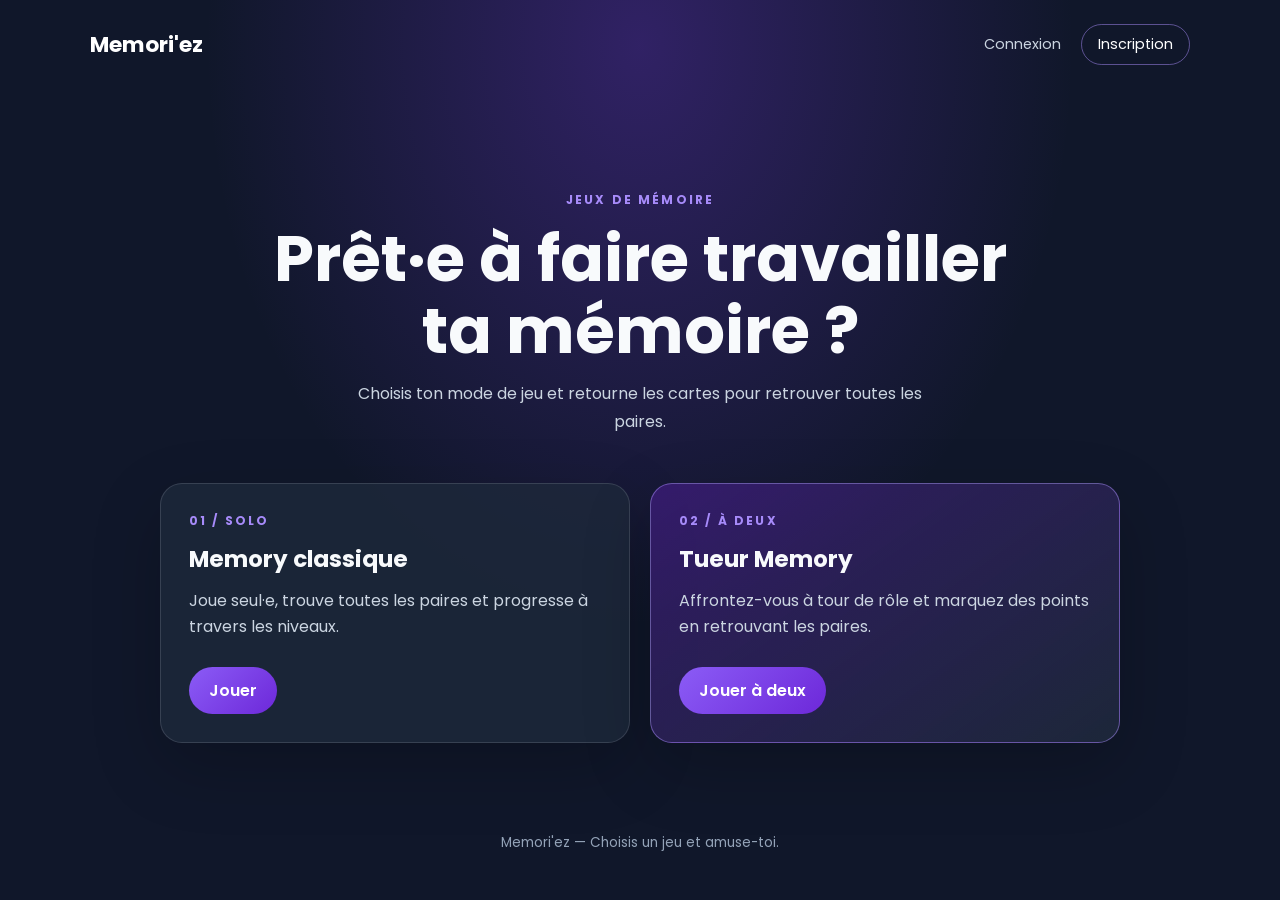
<file: the-memory-main/index.html>
<!DOCTYPE html>
<html lang="fr">
  <head>
    <meta charset="UTF-8" />
    <meta name="viewport" content="width=device-width, initial-scale=1.0" />
    <meta name="theme-color" content="#10172a" />
    <title>Memori'ez — Jeux de mémoire</title>
    <link rel="stylesheet" href="css/home.css" />
  </head>
  <body>
    <header class="site-header">
      <a class="brand" href="index.html">Memori'ez</a>
      <nav aria-label="Navigation principale">
        <a href="pages/connexion.html">Connexion</a>
        <a class="nav-signup" href="pages/inscription.html">Inscription</a>
      </nav>
    </header>

    <main class="home">
      <p class="eyebrow">JEUX DE MÉMOIRE</p>
      <h1>Prêt·e à faire travailler ta mémoire&nbsp;?</h1>
      <p class="intro">Choisis ton mode de jeu et retourne les cartes pour retrouver toutes les paires.</p>

      <section class="game-options" aria-label="Choisir un jeu">
        <article class="game-option">
          <p class="option-number">01 / SOLO</p>
          <h2>Memory classique</h2>
          <p>Joue seul·e, trouve toutes les paires et progresse à travers les niveaux.</p>
          <a class="play-button" href="pages/memoryGame.html">Jouer</a>
        </article>

        <article class="game-option game-option-featured">
          <p class="option-number">02 / À DEUX</p>
          <h2>Tueur Memory</h2>
          <p>Affrontez-vous à tour de rôle et marquez des points en retrouvant les paires.</p>
          <a class="play-button" href="pages/TUEURMEMORY.html">Jouer à deux</a>
        </article>
      </section>
    </main>

    <footer class="site-footer">
      Memori'ez — Choisis un jeu et amuse-toi.
    </footer>
  </body>
</html>
</file>
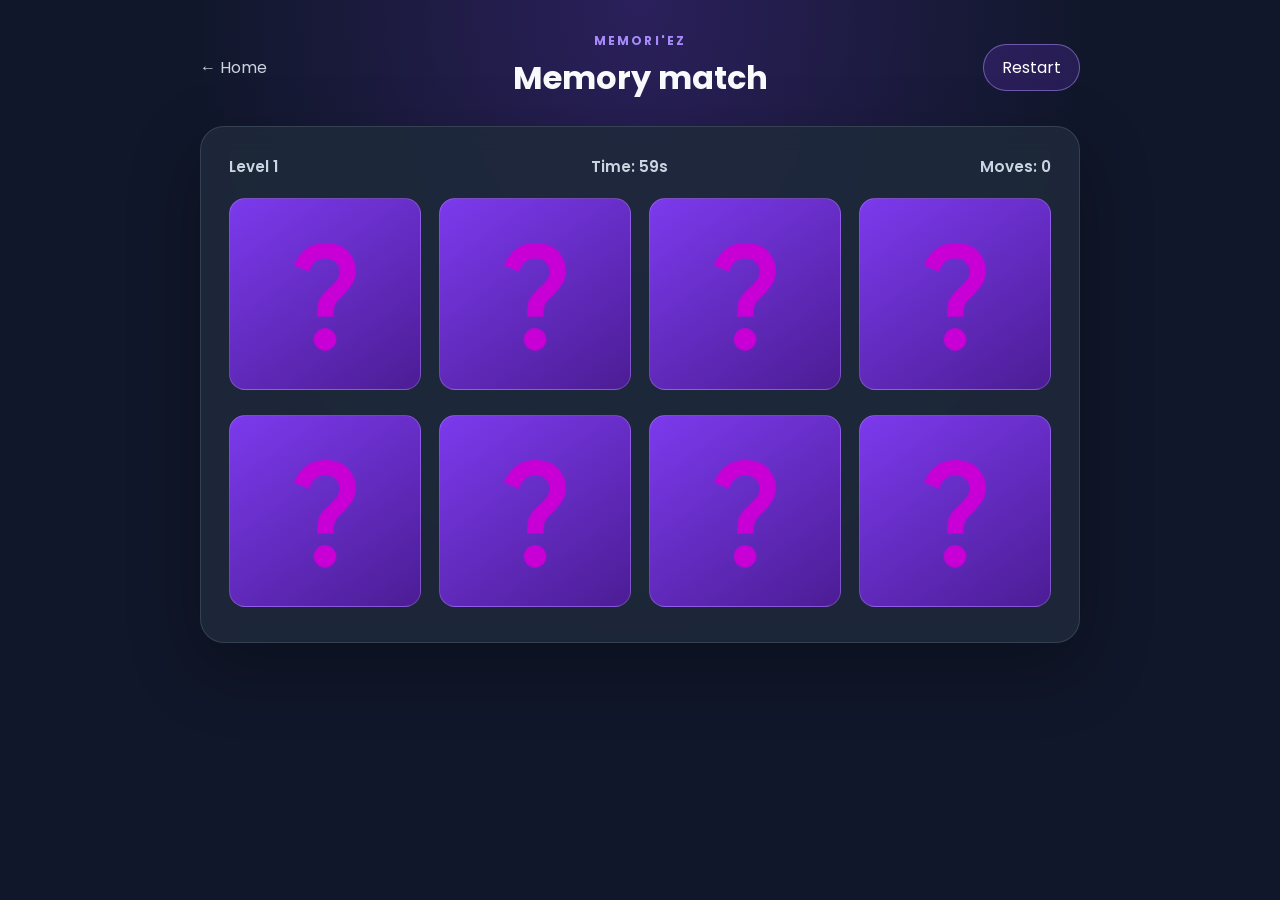
<file: the-memory-main/pages/memoryGame.html>
<!DOCTYPE html>
<html lang="en">
  <head>
    <meta charset="UTF-8" />
    <meta name="viewport" content="width=device-width, initial-scale=1.0" />
    <meta name="theme-color" content="#10172a" />
    <title>Memory Game</title>
    <link rel="stylesheet" href="../css/memoryGame.css" />
    <script src="../js/index.js" defer></script>
  </head>
  <body>
    <main class="game">
      <header class="game-header">
        <a class="back-link" href="../index.html">← Home</a>
        <div class="game-title">
          <p class="eyebrow">MEMORI'EZ</p>
          <h1>Memory match</h1>
        </div>
        <button class="restart-button" id="restart-button" type="button">Restart</button>
      </header>

      <section class="game-panel" aria-label="Memory game">
        <div class="game-info" aria-live="polite">
          <p id="level">Level 1</p>
          <p id="timer">Time: 60s</p>
          <p id="moves">Moves: 0</p>
        </div>
        <ul class="cartes" aria-label="Cards"></ul>
      </section>
    </main>

    <div class="game-overlay hidden" id="game-overlay" role="dialog" aria-modal="true" aria-labelledby="result-title">
      <div class="result-card">
        <p class="eyebrow">MEMORI'EZ</p>
        <h2 id="result-title"></h2>
        <p id="result-message"></p>
        <button class="result-button" id="result-button" type="button"></button>
      </div>
    </div>
  </body>
</html>
</file>
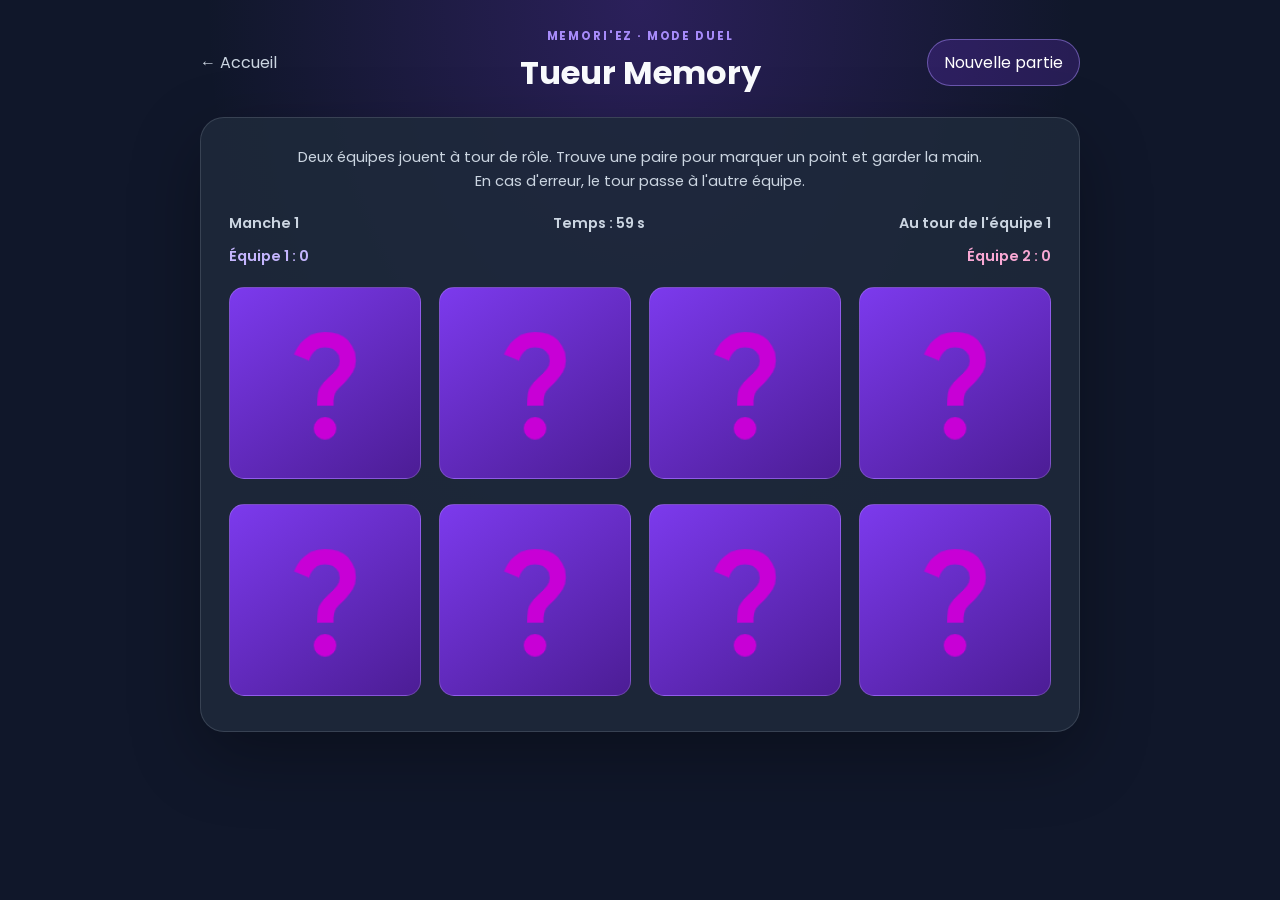
<file: the-memory-main/pages/TUEURMEMORY.html>
<!DOCTYPE html>
<html lang="fr">
  <head>
    <meta charset="UTF-8" />
    <meta name="viewport" content="width=device-width, initial-scale=1.0" />
    <meta name="theme-color" content="#10172a" />
    <title>Tueur Memory — Memori'ez</title>
    <link rel="stylesheet" href="../css/TUEURMEMORY.css" />
    <script src="../js/tueurMemory.js" defer></script>
  </head>
  <body>
    <main class="game">
      <header class="game-header">
        <a class="back-link" href="../index.html">← Accueil</a>
        <div class="game-title">
          <p class="eyebrow">MEMORI'EZ · MODE DUEL</p>
          <h1>Tueur Memory</h1>
        </div>
        <button class="restart-button" id="restart-button" type="button">Nouvelle partie</button>
      </header>

      <section class="game-panel" aria-label="Partie de Tueur Memory">
        <p class="instructions">Deux équipes jouent à tour de rôle. Trouve une paire pour marquer un point et garder la main. En cas d'erreur, le tour passe à l'autre équipe.</p>
        <div class="game-info" aria-live="polite">
          <p id="level">Manche 1</p>
          <p id="timer">Temps : 60 s</p>
          <p id="turn">Au tour de l'équipe 1</p>
        </div>
        <div class="scores" aria-live="polite">
          <p id="team1-score">Équipe 1 : 0</p>
          <p id="team2-score">Équipe 2 : 0</p>
        </div>
        <ul class="cartes" aria-label="Cartes à retourner"></ul>
      </section>
    </main>

    <div class="game-overlay hidden" id="game-overlay" role="dialog" aria-modal="true" aria-labelledby="result-title">
      <div class="result-card">
        <p class="eyebrow">MEMORI'EZ · MODE DUEL</p>
        <h2 id="result-title"></h2>
        <p id="result-message"></p>
        <button class="result-button" id="result-button" type="button"></button>
      </div>
    </div>
  </body>
</html>
</file>
<file: the-memory-main/css/home.css>
@import url("https://fonts.googleapis.com/css2?family=Poppins:wght@400;500;600;700&display=swap");

:root {
  font-family: "Poppins", sans-serif;
  color: #f8fafc;
  background: #10172a;
  font-synthesis: none;
  text-rendering: optimizeLegibility;
  --muted: #cbd5e1;
  --accent: #a78bfa;
}

* {
  box-sizing: border-box;
}

body {
  min-width: 320px;
  min-height: 100vh;
  margin: 0;
  background:
    radial-gradient(ellipse at 50% 5%, rgba(124, 58, 237, 0.3), transparent 48%),
    #10172a;
}

a {
  color: inherit;
}

.site-header {
  display: flex;
  align-items: center;
  justify-content: space-between;
  width: min(100% - 40px, 1100px);
  margin: 0 auto;
  padding: 24px 0;
}

.brand {
  color: #fff;
  font-size: 1.35rem;
  font-weight: 700;
  text-decoration: none;
}

.site-header nav {
  display: flex;
  align-items: center;
  gap: 20px;
}

.site-header nav a {
  color: var(--muted);
  font-size: 0.9rem;
  text-decoration: none;
}

.site-header nav a:hover {
  color: #fff;
}

.site-header nav .nav-signup {
  padding: 9px 16px;
  border: 1px solid rgba(167, 139, 250, 0.5);
  border-radius: 999px;
  color: #fff;
}

.home {
  width: min(100% - 40px, 960px);
  margin: 0 auto;
  padding: clamp(56px, 10vh, 100px) 0 72px;
  text-align: center;
}

.eyebrow,
.option-number {
  color: var(--accent);
  font-size: 0.75rem;
  font-weight: 700;
  letter-spacing: 0.18em;
}

.home h1 {
  max-width: 760px;
  margin: 14px auto;
  font-size: clamp(2.2rem, 6vw, 4rem);
  line-height: 1.12;
}

.intro {
  max-width: 600px;
  margin: 0 auto;
  color: var(--muted);
  line-height: 1.7;
}

.game-options {
  display: grid;
  grid-template-columns: repeat(2, minmax(0, 1fr));
  gap: 20px;
  margin-top: 48px;
  text-align: left;
}

.game-option {
  display: flex;
  min-height: 260px;
  flex-direction: column;
  align-items: flex-start;
  padding: 28px;
  border: 1px solid rgba(203, 213, 225, 0.16);
  border-radius: 22px;
  background: rgba(30, 41, 59, 0.82);
  box-shadow: 0 24px 70px rgba(0, 0, 0, 0.2);
}

.game-option-featured {
  border-color: rgba(167, 139, 250, 0.5);
  background: linear-gradient(145deg, rgba(76, 29, 149, 0.56), rgba(30, 41, 59, 0.9));
}

.option-number {
  margin: 0 0 12px;
}

.game-option h2 {
  margin: 0;
  font-size: 1.45rem;
}

.game-option > p:not(.option-number) {
  margin: 12px 0 24px;
  color: var(--muted);
  line-height: 1.65;
}

.play-button {
  margin-top: auto;
  padding: 11px 20px;
  border-radius: 999px;
  background: linear-gradient(135deg, #8b5cf6, #6d28d9);
  color: #fff;
  font-weight: 600;
  text-decoration: none;
}

.play-button:hover {
  filter: brightness(1.12);
}

.site-footer {
  padding: 18px 20px 28px;
  color: #94a3b8;
  font-size: 0.85rem;
  text-align: center;
}

@media (max-width: 640px) {
  .site-header,
  .home {
    width: min(100% - 28px, 480px);
  }

  .game-options {
    grid-template-columns: 1fr;
    margin-top: 32px;
  }

  .game-option {
    min-height: 230px;
  }
}
</file>
<file: the-memory-main/css/memoryGame.css>
@import url("https://fonts.googleapis.com/css2?family=Poppins:wght@400;500;600;700&display=swap");

:root {
  color-scheme: dark;
  font-family: "Poppins", sans-serif;
  background: #10172a;
  color: #f8fafc;
  font-synthesis: none;
  text-rendering: optimizeLegibility;
  --surface: rgba(30, 41, 59, 0.88);
  --accent: #a78bfa;
  --border: rgba(203, 213, 225, 0.15);
}

* {
  box-sizing: border-box;
}

body {
  min-width: 320px;
  min-height: 100vh;
  margin: 0;
  background:
    radial-gradient(ellipse at 50% 0, rgba(124, 58, 237, 0.25), transparent 50%),
    #10172a;
}

button,
a {
  font: inherit;
}

.game {
  width: min(100% - 32px, 880px);
  margin: 0 auto;
  padding: 32px 0 48px;
}

.game-header {
  display: grid;
  grid-template-columns: 1fr auto 1fr;
  align-items: center;
  gap: 16px;
  margin-bottom: 24px;
}

.back-link {
  justify-self: start;
  color: #cbd5e1;
  text-decoration: none;
}

.back-link:hover {
  color: #fff;
}

.game-title {
  text-align: center;
}

.eyebrow {
  margin: 0 0 4px;
  color: var(--accent);
  font-size: 0.75rem;
  font-weight: 700;
  letter-spacing: 0.18em;
}

h1 {
  margin: 0;
  font-size: clamp(1.5rem, 4vw, 2rem);
}

.restart-button,
.result-button {
  justify-self: end;
  padding: 10px 18px;
  border: 1px solid rgba(167, 139, 250, 0.55);
  border-radius: 999px;
  background: rgba(124, 58, 237, 0.2);
  color: #fff;
  cursor: pointer;
}

.restart-button:hover,
.result-button:hover {
  background: rgba(124, 58, 237, 0.45);
}

.game-panel {
  padding: clamp(16px, 4vw, 28px);
  border: 1px solid var(--border);
  border-radius: 24px;
  background: var(--surface);
  box-shadow: 0 24px 70px rgba(0, 0, 0, 0.3);
  backdrop-filter: blur(12px);
}

.game-info {
  display: flex;
  justify-content: space-between;
  gap: 12px;
  margin-bottom: 20px;
  color: #cbd5e1;
  font-size: 0.95rem;
  font-weight: 600;
}

.game-info p {
  margin: 0;
}

.cartes {
  display: grid;
  grid-template-columns: repeat(4, minmax(0, 1fr));
  gap: clamp(10px, 2vw, 18px);
  margin: 0;
  padding: 0;
  list-style: none;
}

.carte {
  min-width: 0;
  aspect-ratio: 1;
  perspective: 900px;
}

.card-button {
  position: relative;
  width: 100%;
  height: 100%;
  padding: 0;
  border: 0;
  border-radius: 16px;
  background: transparent;
  cursor: pointer;
  transform-style: preserve-3d;
}

.card-face {
  position: absolute;
  inset: 0;
  display: grid;
  place-items: center;
  overflow: hidden;
  border: 1px solid rgba(255, 255, 255, 0.18);
  border-radius: 16px;
  background: linear-gradient(145deg, #7c3aed, #4c1d95);
  backface-visibility: hidden;
  transition: transform 0.4s ease, opacity 0.25s ease;
}

.card-front img,
.card-back img {
  width: 72%;
  height: 72%;
  object-fit: contain;
}

.card-back {
  background: #f8fafc;
  transform: rotateY(180deg);
}

.flipped .card-front,
.matched .card-front {
  transform: rotateY(-180deg);
}

.flipped .card-back,
.matched .card-back {
  transform: rotateY(0);
}

.matched .card-back {
  border-color: #86efac;
  box-shadow: 0 0 0 2px rgba(134, 239, 172, 0.25);
}

.game-overlay {
  position: fixed;
  inset: 0;
  z-index: 2;
  display: grid;
  place-items: center;
  padding: 20px;
  background: rgba(2, 6, 23, 0.76);
}

.game-overlay.hidden {
  display: none;
}

.result-card {
  width: min(100%, 400px);
  padding: 36px 28px;
  border: 1px solid var(--border);
  border-radius: 24px;
  background: #1e293b;
  text-align: center;
  box-shadow: 0 24px 70px rgba(0, 0, 0, 0.4);
}

.result-card h2 {
  margin: 8px 0;
  font-size: 1.8rem;
}

.result-card > p:not(.eyebrow) {
  margin: 0 0 24px;
  color: #cbd5e1;
}

.result-button {
  justify-self: auto;
}

@media (max-width: 560px) {
  .game {
    width: min(100% - 20px, 420px);
    padding-top: 20px;
  }

  .game-header {
    grid-template-columns: auto 1fr auto;
    gap: 8px;
  }

  .back-link,
  .restart-button {
    font-size: 0.8rem;
  }

  .restart-button {
    padding: 8px 12px;
  }

  .game-info {
    font-size: 0.8rem;
  }

  .cartes {
    grid-template-columns: repeat(4, minmax(0, 1fr));
    gap: 8px;
  }

  .card-face {
    border-radius: 10px;
  }
}
</file>
<file: the-memory-main/css/TUEURMEMORY.css>
@import url("https://fonts.googleapis.com/css2?family=Poppins:wght@400;500;600;700&display=swap");

:root {
  color-scheme: dark;
  font-family: "Poppins", sans-serif;
  background: #10172a;
  color: #f8fafc;
  font-synthesis: none;
  text-rendering: optimizeLegibility;
  --muted: #cbd5e1;
  --accent: #a78bfa;
  --border: rgba(203, 213, 225, 0.16);
}

* {
  box-sizing: border-box;
}

body {
  min-width: 320px;
  min-height: 100vh;
  margin: 0;
  background:
    radial-gradient(ellipse at 50% 0, rgba(124, 58, 237, 0.25), transparent 48%),
    #10172a;
}

button,
a {
  font: inherit;
}

.game {
  width: min(100% - 32px, 880px);
  margin: 0 auto;
  padding: 28px 0 48px;
}

.game-header {
  display: grid;
  grid-template-columns: 1fr auto 1fr;
  align-items: center;
  gap: 14px;
  margin-bottom: 20px;
}

.back-link {
  justify-self: start;
  color: var(--muted);
  text-decoration: none;
}

.back-link:hover {
  color: #fff;
}

.game-title {
  text-align: center;
}

.eyebrow {
  margin: 0 0 4px;
  color: var(--accent);
  font-size: 0.72rem;
  font-weight: 700;
  letter-spacing: 0.16em;
}

h1 {
  margin: 0;
  font-size: clamp(1.5rem, 4vw, 2rem);
}

.restart-button,
.result-button {
  justify-self: end;
  padding: 10px 16px;
  border: 1px solid rgba(167, 139, 250, 0.5);
  border-radius: 999px;
  background: rgba(124, 58, 237, 0.22);
  color: #fff;
  cursor: pointer;
}

.restart-button:hover,
.result-button:hover {
  background: rgba(124, 58, 237, 0.48);
}

.game-panel {
  padding: clamp(16px, 4vw, 28px);
  border: 1px solid var(--border);
  border-radius: 24px;
  background: rgba(30, 41, 59, 0.88);
  box-shadow: 0 24px 70px rgba(0, 0, 0, 0.3);
}

.instructions {
  max-width: 700px;
  margin: 0 auto 20px;
  color: var(--muted);
  font-size: 0.92rem;
  line-height: 1.6;
  text-align: center;
}

.game-info,
.scores {
  display: flex;
  justify-content: space-between;
  gap: 12px;
  color: var(--muted);
  font-size: 0.9rem;
  font-weight: 600;
}

.game-info p,
.scores p {
  margin: 0;
}

.scores {
  margin: 12px 0 20px;
  color: #fff;
}

#team1-score {
  color: #c4b5fd;
}

#team2-score {
  color: #f9a8d4;
}

.cartes {
  display: grid;
  grid-template-columns: repeat(4, minmax(0, 1fr));
  gap: clamp(10px, 2vw, 18px);
  margin: 0;
  padding: 0;
  list-style: none;
}

.carte {
  min-width: 0;
  aspect-ratio: 1;
  perspective: 900px;
}

.card-button {
  position: relative;
  width: 100%;
  height: 100%;
  padding: 0;
  border: 0;
  border-radius: 15px;
  background: transparent;
  cursor: pointer;
  transform-style: preserve-3d;
}

.card-face {
  position: absolute;
  inset: 0;
  display: grid;
  place-items: center;
  overflow: hidden;
  border: 1px solid rgba(255, 255, 255, 0.18);
  border-radius: 15px;
  background: linear-gradient(145deg, #7c3aed, #4c1d95);
  backface-visibility: hidden;
  transition: transform 0.4s ease;
}

.card-front img,
.card-back img {
  width: 72%;
  height: 72%;
  object-fit: contain;
}

.card-back {
  background: #f8fafc;
  transform: rotateY(180deg);
}

.flipped .card-front,
.matched .card-front {
  transform: rotateY(-180deg);
}

.flipped .card-back,
.matched .card-back {
  transform: rotateY(0);
}

.matched .card-back {
  border-color: #86efac;
  box-shadow: 0 0 0 2px rgba(134, 239, 172, 0.24);
}

.game-overlay {
  position: fixed;
  inset: 0;
  z-index: 2;
  display: grid;
  place-items: center;
  padding: 20px;
  background: rgba(2, 6, 23, 0.76);
}

.game-overlay.hidden {
  display: none;
}

.result-card {
  width: min(100%, 400px);
  padding: 34px 26px;
  border: 1px solid var(--border);
  border-radius: 24px;
  background: #1e293b;
  text-align: center;
}

.result-card h2 {
  margin: 8px 0;
  font-size: 1.7rem;
}

.result-card > p:not(.eyebrow) {
  margin: 0 0 22px;
  color: var(--muted);
}

.result-button {
  justify-self: auto;
}

@media (max-width: 560px) {
  .game {
    width: min(100% - 20px, 460px);
    padding-top: 18px;
  }

  .game-header {
    gap: 8px;
  }

  .back-link,
  .restart-button {
    font-size: 0.76rem;
  }

  .restart-button {
    padding: 8px 10px;
  }

  .game-info,
  .scores {
    font-size: 0.77rem;
  }

  .cartes {
    gap: 8px;
  }

  .card-face {
    border-radius: 10px;
  }
}
</file>
